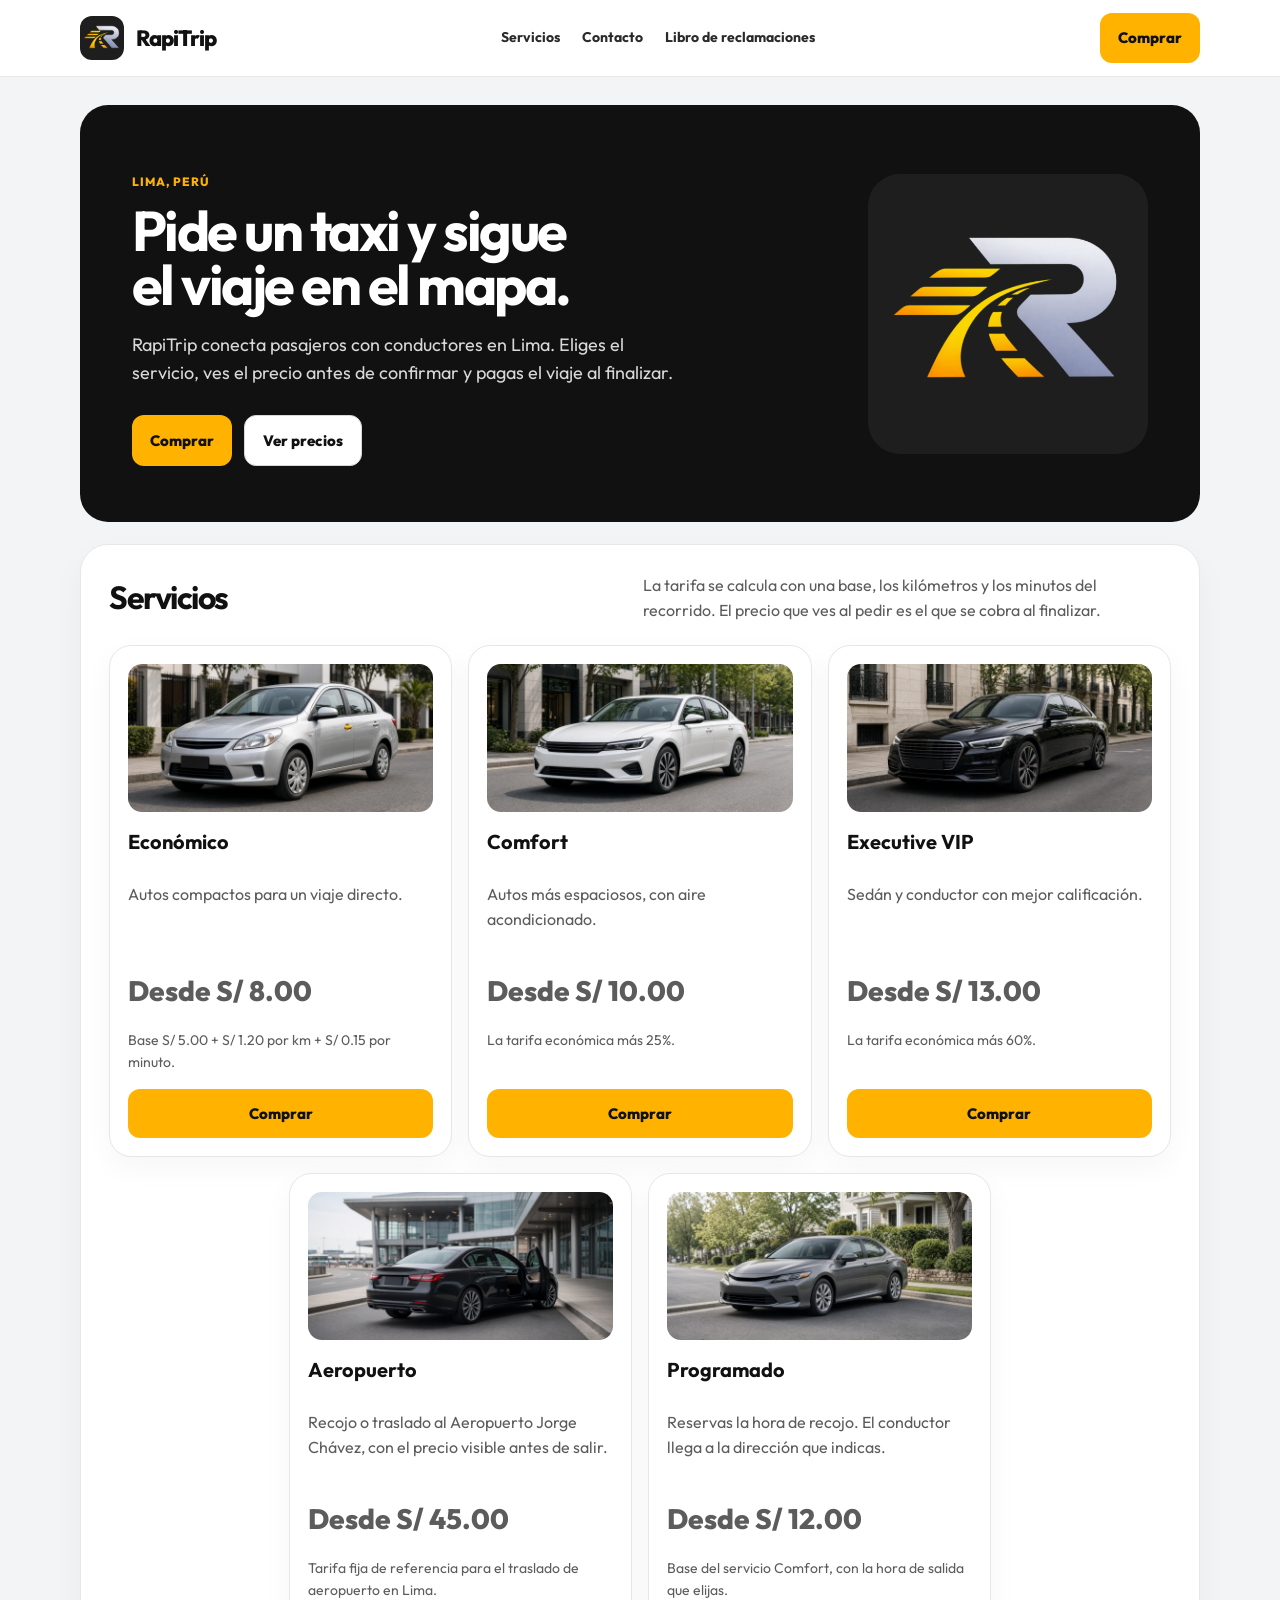
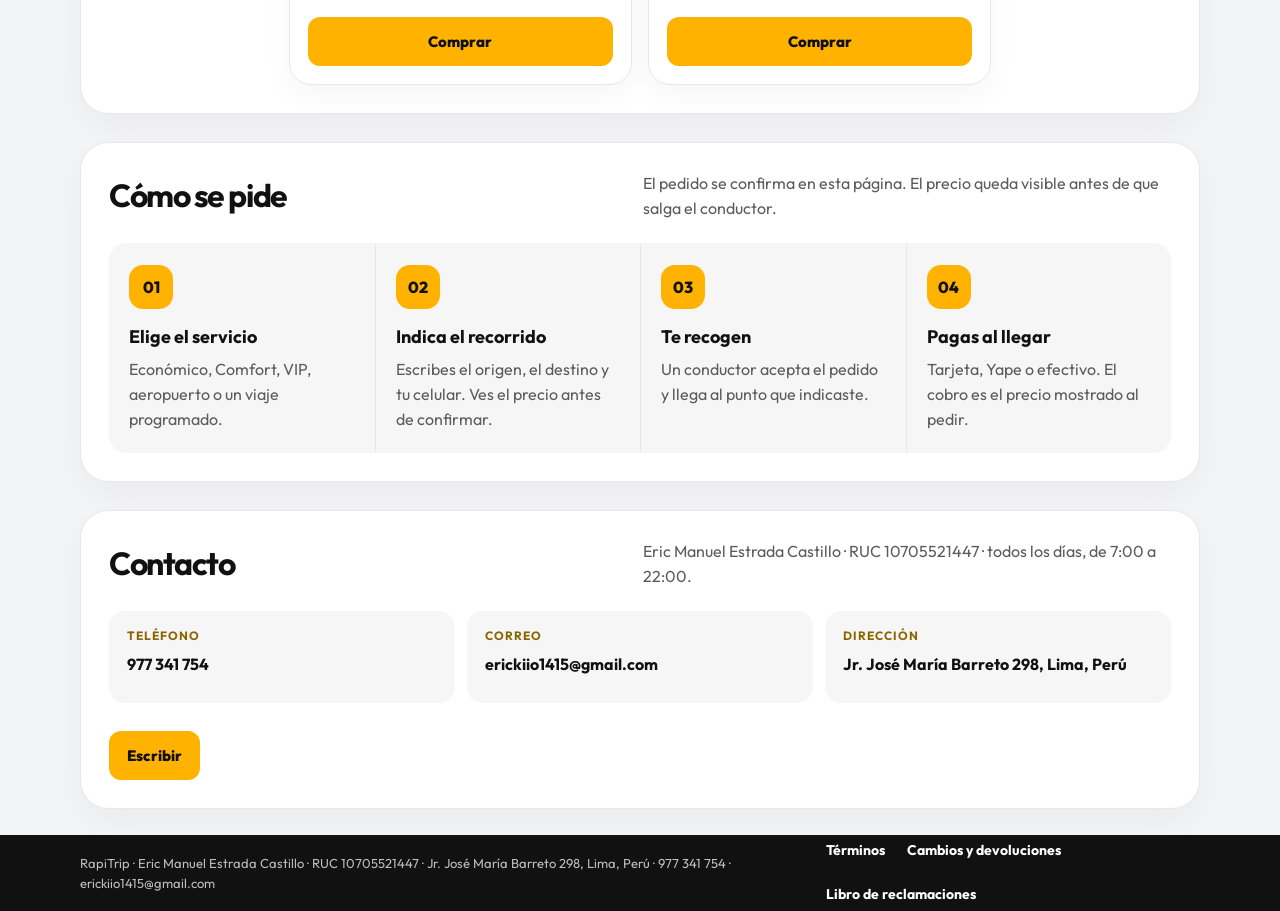
<file: index.html>
<!DOCTYPE html>
<html lang="es">
<head>
  <meta charset="utf-8">
  <meta name="viewport" content="width=device-width, initial-scale=1">
  <title>RapiTrip | Viajes en taxi por aplicativo</title>
  <link rel="icon" href="img/logo.png">
  <link rel="stylesheet" href="styles.css?v=6">
</head>
<body>
  <header class="barra">
    <div class="barra-inner">
      <a class="marca" href="index.html"><img class="logo" src="img/logo.png" alt="Logo de RapiTrip"> RapiTrip</a>
      <nav>
        <a href="index.html#servicios">Servicios</a>
        <a href="contacto.html">Contacto</a>
        <a href="reclamaciones.html">Libro de reclamaciones</a>
      </nav>
      <a class="btn" href="solicitar.html">Comprar</a>
    </div>
  </header>

  <section class="hero">
    <div class="wrap">
      <div class="hero-panel" style="background:#111111;color:#ffffff">
        <div>
          <p class="nota">Lima, Perú</p>
          <h1>Pide un taxi y sigue el viaje en el mapa.</h1>
          <p class="bajada">RapiTrip conecta pasajeros con conductores en Lima. Eliges el servicio, ves el precio antes de confirmar y pagas el viaje al finalizar.</p>
          <div class="fila">
            <a class="btn" href="solicitar.html">Comprar</a>
            <a class="btn linea" href="index.html#servicios">Ver precios</a>
          </div>
        </div>
        <img class="hero-logo" src="img/logo.png" alt="Logo de RapiTrip" width="280" height="280">
      </div>
    </div>
  </section>

  <section class="seccion" id="servicios">
    <div class="wrap">
      <div class="panel">
      <div class="panel-cabeza">
        <h2>Servicios</h2>
        <p>La tarifa se calcula con una base, los kilómetros y los minutos del recorrido. El precio que ves al pedir es el que se cobra al finalizar.</p>
      </div>
      <div class="grid">
        <article class="card">
          <img class="ilustracion" src="img/economico.jpg" alt="Auto del servicio Económico">
          <h3>Económico</h3>
          <p class="desc">Autos compactos para un viaje directo.</p>
          <p class="precio">Desde S/ 8.00</p>
          <p class="nota">Base S/ 5.00 + S/ 1.20 por km + S/ 0.15 por minuto.</p>
          <a class="btn" href="solicitar.html?servicio=Economico">Comprar</a>
        </article>
        <article class="card">
          <img class="ilustracion" src="img/comfort.jpg" alt="Auto del servicio Comfort">
          <h3>Comfort</h3>
          <p class="desc">Autos más espaciosos, con aire acondicionado.</p>
          <p class="precio">Desde S/ 10.00</p>
          <p class="nota">La tarifa económica más 25%.</p>
          <a class="btn" href="solicitar.html?servicio=Comfort">Comprar</a>
        </article>
        <article class="card">
          <img class="ilustracion" src="img/vip.jpg" alt="Auto del servicio Executive VIP">
          <h3>Executive VIP</h3>
          <p class="desc">Sedán y conductor con mejor calificación.</p>
          <p class="precio">Desde S/ 13.00</p>
          <p class="nota">La tarifa económica más 60%.</p>
          <a class="btn" href="solicitar.html?servicio=Executive%20VIP">Comprar</a>
        </article>
        <article class="card">
          <img class="ilustracion" src="img/aeropuerto.jpg" alt="Traslado al aeropuerto">
          <h3>Aeropuerto</h3>
          <p class="desc">Recojo o traslado al Aeropuerto Jorge Chávez, con el precio visible antes de salir.</p>
          <p class="precio">Desde S/ 45.00</p>
          <p class="nota">Tarifa fija de referencia para el traslado de aeropuerto en Lima.</p>
          <a class="btn" href="solicitar.html?servicio=Aeropuerto">Comprar</a>
        </article>
        <article class="card">
          <img class="ilustracion" src="img/programado.jpg" alt="Viaje reservado para una hora">
          <h3>Programado</h3>
          <p class="desc">Reservas la hora de recojo. El conductor llega a la dirección que indicas.</p>
          <p class="precio">Desde S/ 12.00</p>
          <p class="nota">Base del servicio Comfort, con la hora de salida que elijas.</p>
          <a class="btn" href="solicitar.html?servicio=Programado">Comprar</a>
        </article>
      </div>
      </div>
    </div>
  </section>

  <section class="seccion">
    <div class="wrap">
      <div class="panel">
        <div class="panel-cabeza">
          <h2>Cómo se pide</h2>
          <p>El pedido se confirma en esta página. El precio queda visible antes de que salga el conductor.</p>
        </div>
        <div class="pasos">
          <div class="paso">
            <span>01</span>
            <h3>Elige el servicio</h3>
            <p>Económico, Comfort, VIP, aeropuerto o un viaje programado.</p>
          </div>
          <div class="paso">
            <span>02</span>
            <h3>Indica el recorrido</h3>
            <p>Escribes el origen, el destino y tu celular. Ves el precio antes de confirmar.</p>
          </div>
          <div class="paso">
            <span>03</span>
            <h3>Te recogen</h3>
            <p>Un conductor acepta el pedido y llega al punto que indicaste.</p>
          </div>
          <div class="paso">
            <span>04</span>
            <h3>Pagas al llegar</h3>
            <p>Tarjeta, Yape o efectivo. El cobro es el precio mostrado al pedir.</p>
          </div>
        </div>
      </div>
    </div>
  </section>

  <section class="seccion">
    <div class="wrap">
      <div class="panel">
        <div class="panel-cabeza">
          <h2>Contacto</h2>
          <p>Eric Manuel Estrada Castillo · RUC 10705521447 · todos los días, de 7:00 a 22:00.</p>
        </div>
        <div class="fichas">
          <a class="ficha" href="tel:+51977341754"><span>Teléfono</span><strong>977 341 754</strong></a>
          <a class="ficha" href="mailto:erickiio1415@gmail.com"><span>Correo</span><strong>erickiio1415@gmail.com</strong></a>
          <div class="ficha"><span>Dirección</span><strong>Jr. José María Barreto 298, Lima, Perú</strong></div>
        </div>
        <div class="fila"><a class="btn" href="contacto.html">Escribir</a></div>
      </div>
    </div>
  </section>

  <footer class="pie">
    <div class="pie-inner">
      <p class="legal">RapiTrip · Eric Manuel Estrada Castillo · RUC 10705521447 · Jr. José María Barreto 298, Lima, Perú · 977 341 754 · erickiio1415@gmail.com</p>
      <nav>
        <a href="terminos.html">Términos</a>
        <a href="devoluciones.html">Cambios y devoluciones</a>
        <a href="reclamaciones.html">Libro de reclamaciones</a>
      </nav>
    </div>
  </footer>
</body>
</html>
</file>
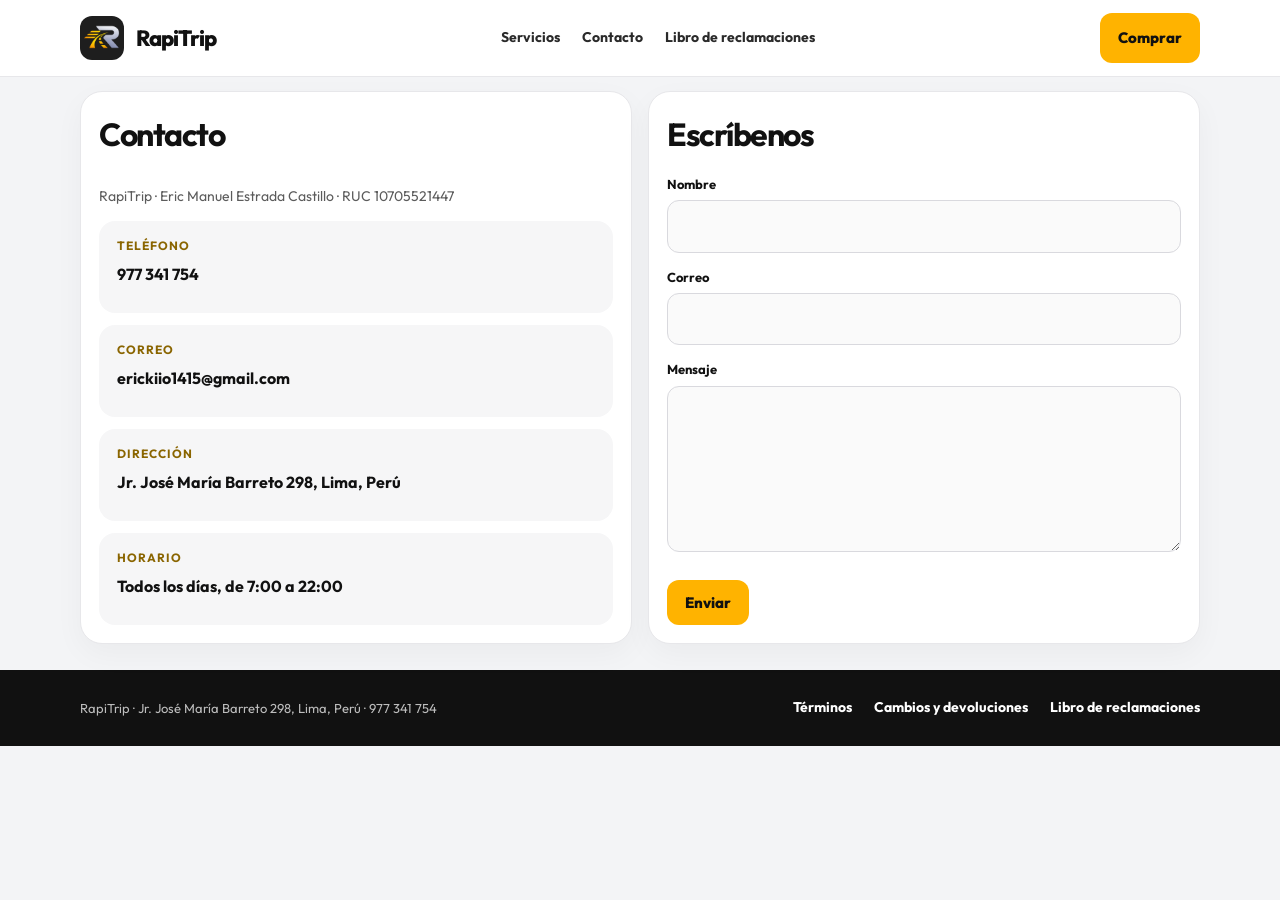
<file: contacto.html>
<!DOCTYPE html>
<html lang="es">
<head>
  <meta charset="utf-8">
  <meta name="viewport" content="width=device-width, initial-scale=1">
  <title>Contacto | RapiTrip</title>
  <link rel="icon" href="img/logo.png">
  <link rel="stylesheet" href="styles.css?v=6">
</head>
<body>
  <header class="barra">
    <div class="barra-inner">
      <a class="marca" href="index.html"><img class="logo" src="img/logo.png" alt="Logo de RapiTrip"> RapiTrip</a>
      <nav>
        <a href="index.html#servicios">Servicios</a>
        <a href="contacto.html">Contacto</a>
        <a href="reclamaciones.html">Libro de reclamaciones</a>
      </nav>
      <a class="btn" href="solicitar.html">Comprar</a>
    </div>
  </header>
  <main class="seccion">
    <div class="wrap datos">
      <div class="caja">
        <h1>Contacto</h1>
        <p class="nota">RapiTrip · Eric Manuel Estrada Castillo · RUC 10705521447</p>
        <div class="fichas" style="grid-template-columns:1fr">
          <a class="ficha" href="tel:+51977341754"><span>Teléfono</span><strong>977 341 754</strong></a>
          <a class="ficha" href="mailto:erickiio1415@gmail.com"><span>Correo</span><strong>erickiio1415@gmail.com</strong></a>
          <div class="ficha"><span>Dirección</span><strong>Jr. José María Barreto 298, Lima, Perú</strong></div>
          <div class="ficha"><span>Horario</span><strong>Todos los días, de 7:00 a 22:00</strong></div>
        </div>
      </div>
      <form id="mensaje">
        <h2>Escríbenos</h2>
        <label for="nombre">Nombre</label>
        <input id="nombre" required>
        <label for="correo">Correo</label>
        <input id="correo" type="email" required>
        <label for="texto">Mensaje</label>
        <textarea id="texto" required></textarea>
        <div class="fila"><button class="btn" type="submit">Enviar</button></div>
        <div class="aviso" id="aviso"></div>
      </form>
    </div>
  </main>
  <footer class="pie">
    <div class="pie-inner">
      <p class="legal">RapiTrip · Jr. José María Barreto 298, Lima, Perú · 977 341 754</p>
      <nav>
        <a href="terminos.html">Términos</a>
        <a href="devoluciones.html">Cambios y devoluciones</a>
        <a href="reclamaciones.html">Libro de reclamaciones</a>
      </nav>
    </div>
  </footer>
  <script>
    document.getElementById("mensaje").addEventListener("submit", function (e) {
      e.preventDefault();
      const aviso = document.getElementById("aviso");
      aviso.style.display = "block";
      aviso.textContent = "Mensaje recibido. Te respondemos al correo que indicaste, en el horario de 7:00 a 22:00.";
    });
  </script>
</body>
</html>
</file>
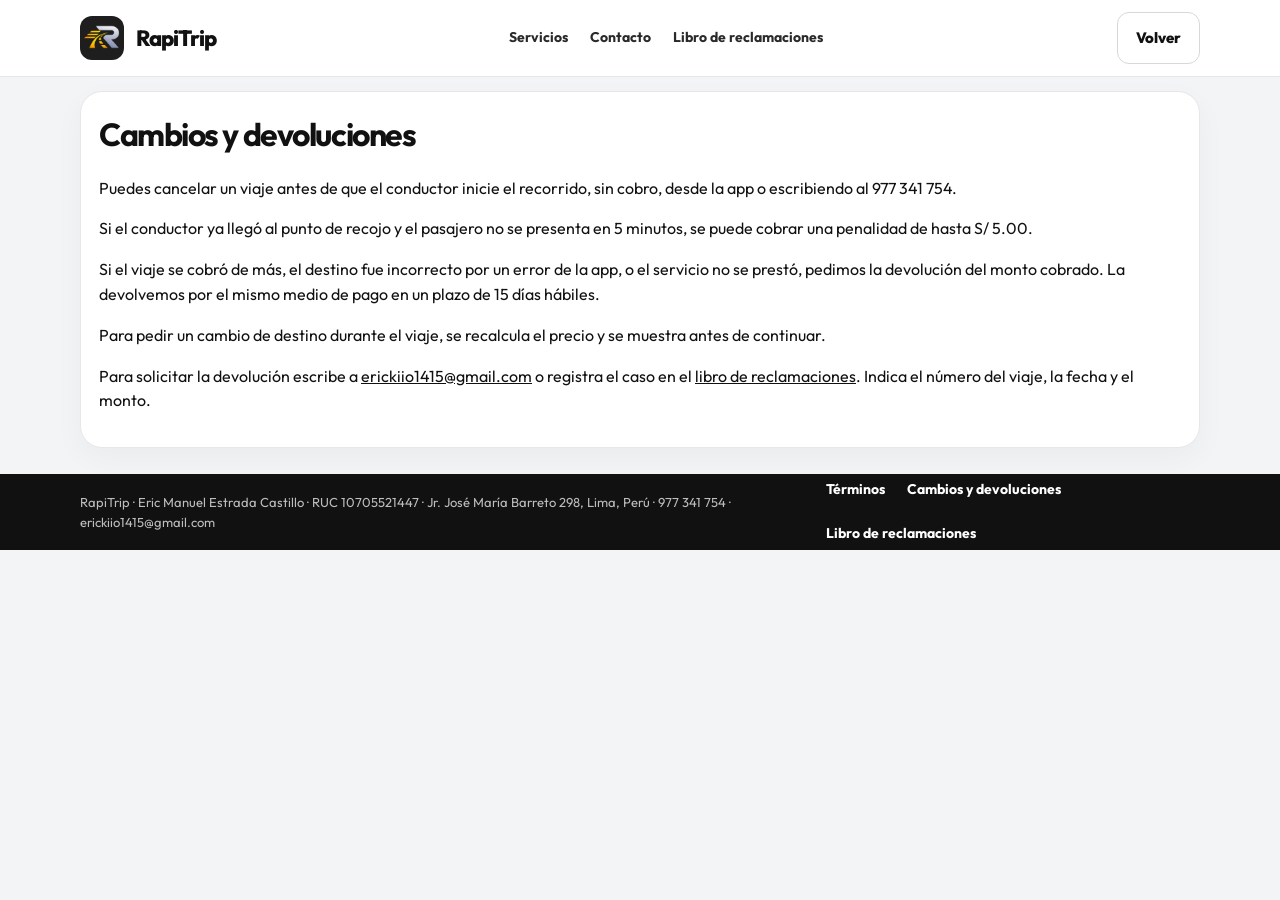
<file: devoluciones.html>
<!DOCTYPE html>
<html lang="es">
<head>
  <meta charset="utf-8">
  <meta name="viewport" content="width=device-width, initial-scale=1">
  <title>Cambios y devoluciones | RapiTrip</title>
  <link rel="icon" href="img/logo.png">
  <link rel="stylesheet" href="styles.css?v=6">
</head>
<body>
  <header class="barra">
    <div class="barra-inner">
      <a class="marca" href="index.html"><img class="logo" src="img/logo.png" alt="Logo de RapiTrip"> RapiTrip</a>
      <nav>
        <a href="index.html#servicios">Servicios</a>
        <a href="contacto.html">Contacto</a>
        <a href="reclamaciones.html">Libro de reclamaciones</a>
      </nav>
      <a class="btn linea" href="index.html">Volver</a>
    </div>
  </header>
  <main class="seccion">
    <div class="wrap caja">
      <h1>Cambios y devoluciones</h1>
      <p>Puedes cancelar un viaje antes de que el conductor inicie el recorrido, sin cobro, desde la app o escribiendo al 977 341 754.</p>
      <p>Si el conductor ya llegó al punto de recojo y el pasajero no se presenta en 5 minutos, se puede cobrar una penalidad de hasta S/ 5.00.</p>
      <p>Si el viaje se cobró de más, el destino fue incorrecto por un error de la app, o el servicio no se prestó, pedimos la devolución del monto cobrado. La devolvemos por el mismo medio de pago en un plazo de 15 días hábiles.</p>
      <p>Para pedir un cambio de destino durante el viaje, se recalcula el precio y se muestra antes de continuar.</p>
      <p>Para solicitar la devolución escribe a <a href="mailto:erickiio1415@gmail.com">erickiio1415@gmail.com</a> o registra el caso en el <a href="reclamaciones.html">libro de reclamaciones</a>. Indica el número del viaje, la fecha y el monto.</p>
    </div>
  </main>
  <footer class="pie">
    <div class="pie-inner">
      <p class="legal">RapiTrip · Eric Manuel Estrada Castillo · RUC 10705521447 · Jr. José María Barreto 298, Lima, Perú · 977 341 754 · erickiio1415@gmail.com</p>
      <nav>
        <a href="terminos.html">Términos</a>
        <a href="devoluciones.html">Cambios y devoluciones</a>
        <a href="reclamaciones.html">Libro de reclamaciones</a>
      </nav>
    </div>
  </footer>
</body>
</html>
</file>
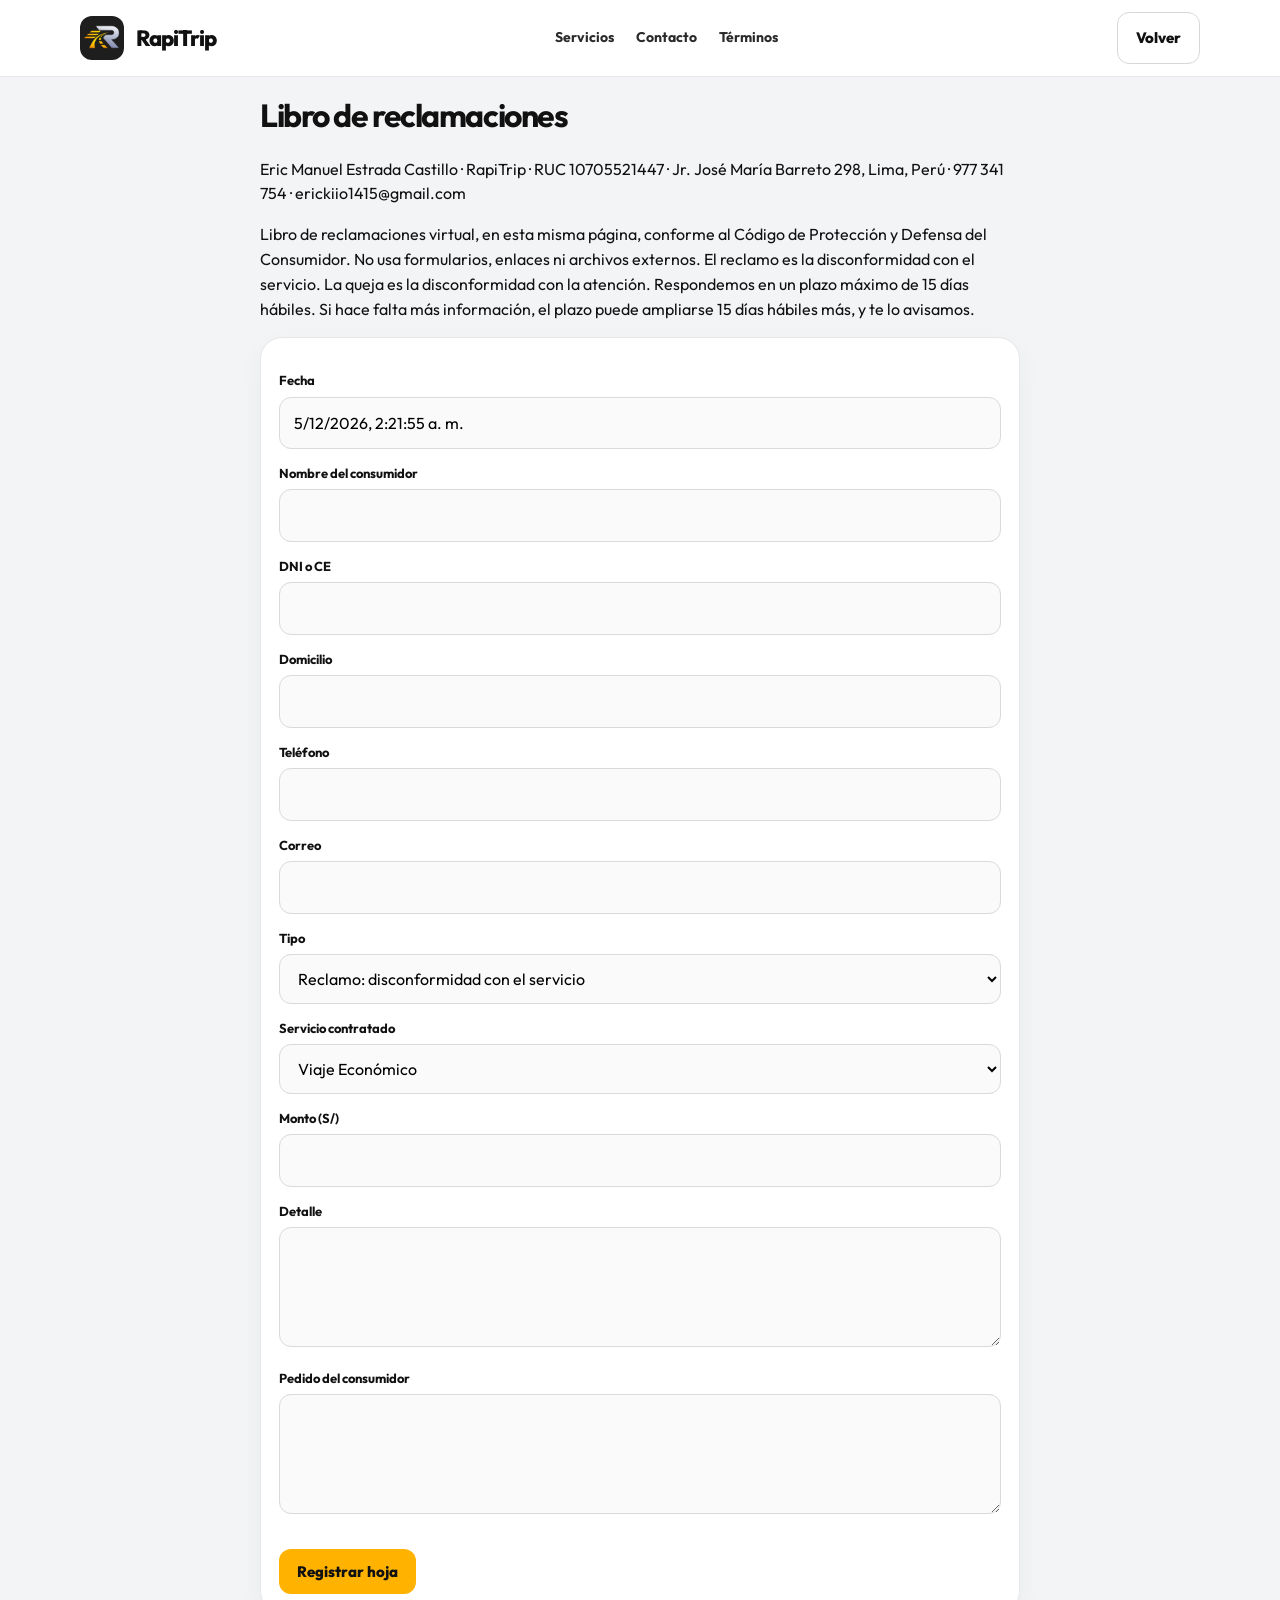
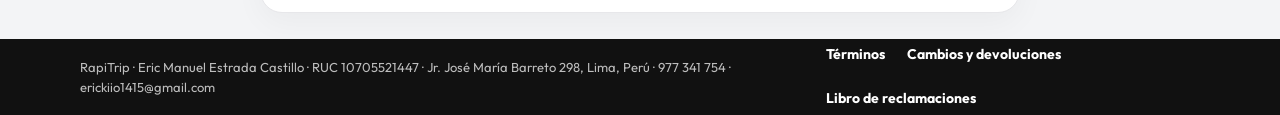
<file: reclamaciones.html>
<!DOCTYPE html>
<html lang="es">
<head>
  <meta charset="utf-8">
  <meta name="viewport" content="width=device-width, initial-scale=1">
  <title>Libro de reclamaciones | RapiTrip</title>
  <link rel="icon" href="img/logo.png">
  <link rel="stylesheet" href="styles.css?v=6">
</head>
<body>
  <header class="barra">
    <div class="barra-inner">
      <a class="marca" href="index.html"><img class="logo" src="img/logo.png" alt="Logo de RapiTrip"> RapiTrip</a>
      <nav>
        <a href="index.html#servicios">Servicios</a>
        <a href="contacto.html">Contacto</a>
        <a href="terminos.html">Términos</a>
      </nav>
      <a class="btn linea" href="index.html">Volver</a>
    </div>
  </header>
  <main class="seccion">
    <div class="wrap" style="max-width:760px">
      <h1>Libro de reclamaciones</h1>
      <p>Eric Manuel Estrada Castillo · RapiTrip · RUC 10705521447 · Jr. José María Barreto 298, Lima, Perú · 977 341 754 · erickiio1415@gmail.com</p>
      <p>Libro de reclamaciones virtual, en esta misma página, conforme al Código de Protección y Defensa del Consumidor. No usa formularios, enlaces ni archivos externos. El reclamo es la disconformidad con el servicio. La queja es la disconformidad con la atención. Respondemos en un plazo máximo de 15 días hábiles. Si hace falta más información, el plazo puede ampliarse 15 días hábiles más, y te lo avisamos.</p>
      <form id="libro">
        <label for="fecha">Fecha</label>
        <input id="fecha" readonly>
        <label for="nombre">Nombre del consumidor</label>
        <input id="nombre" required>
        <label for="dni">DNI o CE</label>
        <input id="dni" required>
        <label for="domicilio">Domicilio</label>
        <input id="domicilio" required>
        <label for="telefono">Teléfono</label>
        <input id="telefono" required>
        <label for="correo">Correo</label>
        <input id="correo" type="email" required>
        <label for="tipo">Tipo</label>
        <select id="tipo">
          <option>Reclamo: disconformidad con el servicio</option>
          <option>Queja: disconformidad con la atención</option>
        </select>
        <label for="bien">Servicio contratado</label>
        <select id="bien">
          <option>Viaje Económico</option>
          <option>Viaje Comfort</option>
          <option>Viaje Executive VIP</option>
          <option>Viaje Aeropuerto</option>
          <option>Viaje Programado</option>
        </select>
        <label for="monto">Monto (S/)</label>
        <input id="monto" inputmode="decimal">
        <label for="detalle">Detalle</label>
        <textarea id="detalle" required></textarea>
        <label for="pedido">Pedido del consumidor</label>
        <textarea id="pedido" required></textarea>
        <div class="fila"><button class="btn" type="submit">Registrar hoja</button></div>
        <div class="aviso" id="aviso"></div>
      </form>
    </div>
  </main>
  <footer class="pie">
    <div class="pie-inner">
      <p class="legal">RapiTrip · Eric Manuel Estrada Castillo · RUC 10705521447 · Jr. José María Barreto 298, Lima, Perú · 977 341 754 · erickiio1415@gmail.com</p>
      <nav>
        <a href="terminos.html">Términos</a>
        <a href="devoluciones.html">Cambios y devoluciones</a>
        <a href="reclamaciones.html">Libro de reclamaciones</a>
      </nav>
    </div>
  </footer>
  <script>
    const fecha = document.getElementById("fecha");
    fecha.value = new Date().toLocaleString("es-PE");
    document.getElementById("libro").addEventListener("submit", function (e) {
      e.preventDefault();
      const codigo = "LR-" + new Date().getFullYear() + "-" + Date.now().toString().slice(-5);
      const aviso = document.getElementById("aviso");
      aviso.style.display = "block";
      aviso.textContent = "Constancia " + codigo + ". Proveedor: Eric Manuel Estrada Castillo, RUC 10705521447, RapiTrip, Jr. José María Barreto 298, Lima. Consumidor: " + document.getElementById("nombre").value + ", " + document.getElementById("dni").value + ". " + document.getElementById("tipo").value.split(":")[0] + " por " + document.getElementById("bien").value + ". Fecha: " + fecha.value + ". Respuesta máxima: 15 días hábiles al correo " + document.getElementById("correo").value + ".";
    });
  </script>
</body>
</html>
</file>
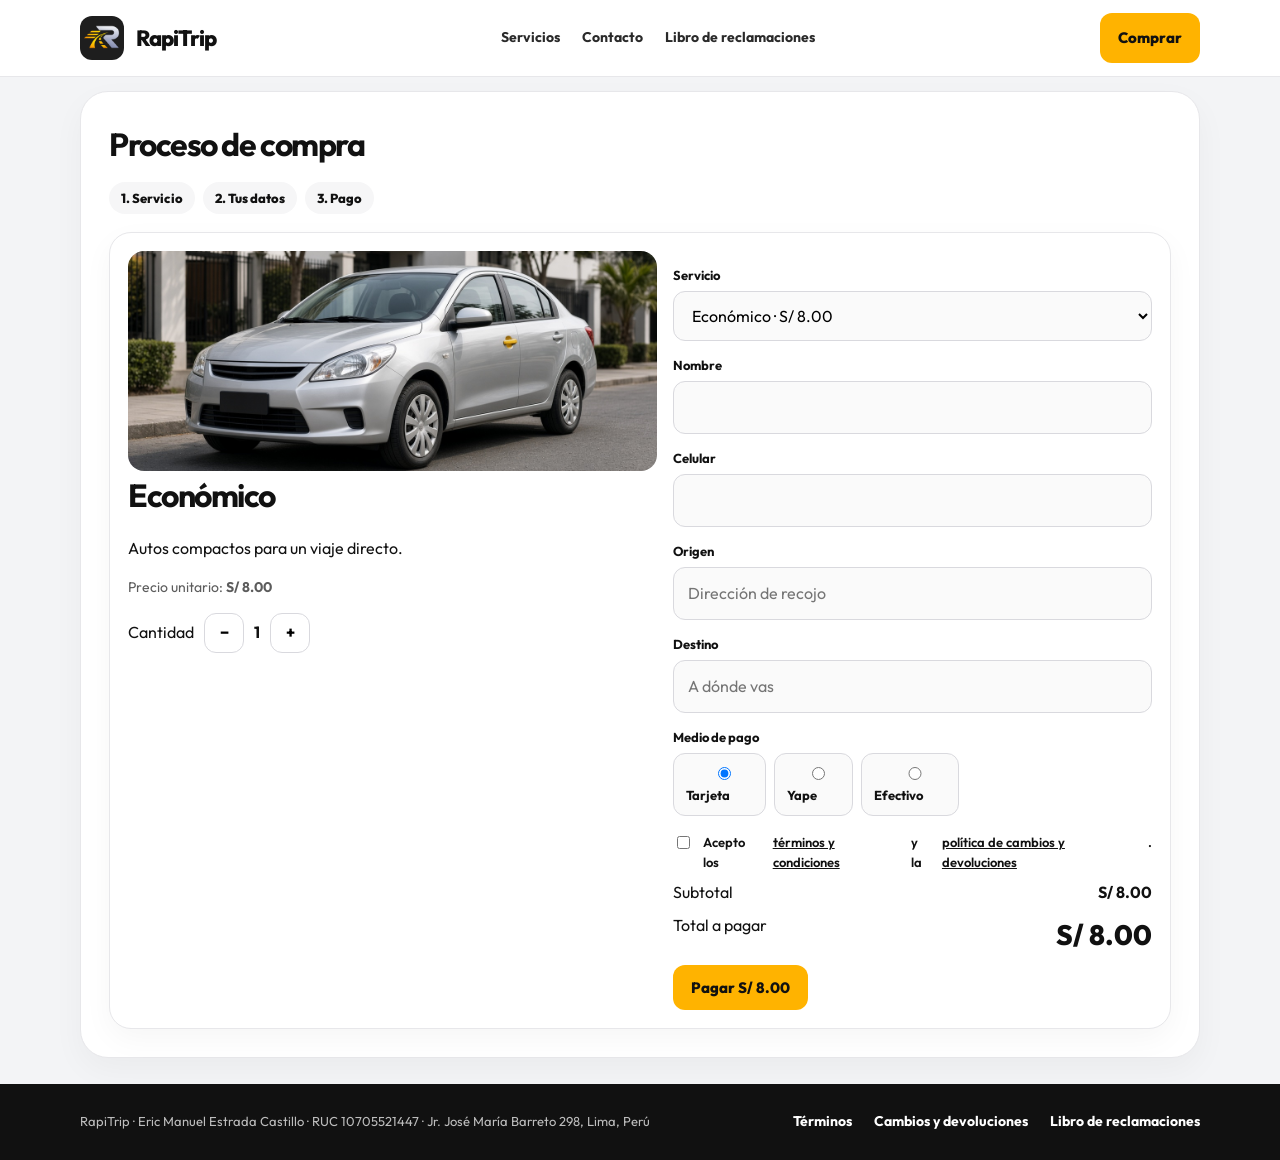
<file: solicitar.html>
<!DOCTYPE html>
<html lang="es">
<head>
  <meta charset="utf-8">
  <meta name="viewport" content="width=device-width, initial-scale=1">
  <title>Proceso de compra | RapiTrip</title>
  <link rel="icon" href="img/logo.png">
  <link rel="stylesheet" href="styles.css?v=6">
</head>
<body>
  <header class="barra">
    <div class="barra-inner">
      <a class="marca" href="index.html"><img class="logo" src="img/logo.png" alt="Logo de RapiTrip"> RapiTrip</a>
      <nav>
        <a href="index.html#servicios">Servicios</a>
        <a href="contacto.html">Contacto</a>
        <a href="reclamaciones.html">Libro de reclamaciones</a>
      </nav>
      <a class="btn" href="solicitar.html">Comprar</a>
    </div>
  </header>
  <main class="seccion">
    <div class="wrap">
      <div class="panel">
        <h1>Proceso de compra</h1>
        <div class="fases">
          <span>1. Servicio</span>
          <span>2. Tus datos</span>
          <span>3. Pago</span>
        </div>
        <form id="pedido" class="compra">
          <div>
            <img id="foto" src="img/economico.jpg" alt="Servicio elegido">
            <h2 id="nombre">Económico</h2>
            <p id="detalle">Autos compactos para un viaje directo.</p>
            <p class="nota">Precio unitario: <strong id="unitario">S/ 8.00</strong></p>
            <div class="cantidad">
              <span>Cantidad</span>
              <button type="button" id="menos">−</button>
              <strong id="cantidad">1</strong>
              <button type="button" id="mas">+</button>
            </div>
          </div>
          <div>
            <label for="servicio">Servicio</label>
            <select id="servicio" name="servicio"></select>
            <label for="cliente">Nombre</label>
            <input id="cliente" required>
            <label for="telefono">Celular</label>
            <input id="telefono" required inputmode="tel">
            <label for="origen">Origen</label>
            <input id="origen" required placeholder="Dirección de recojo">
            <label for="destino">Destino</label>
            <input id="destino" required placeholder="A dónde vas">
            <label>Medio de pago</label>
            <div class="opciones">
              <label><input type="radio" name="pago" value="Tarjeta" checked> Tarjeta</label>
              <label><input type="radio" name="pago" value="Yape"> Yape</label>
              <label><input type="radio" name="pago" value="Efectivo"> Efectivo</label>
            </div>
            <label class="acepto"><input id="acepto" type="checkbox" required> Acepto los <a href="terminos.html">términos y condiciones</a> y la <a href="devoluciones.html">política de cambios y devoluciones</a>.</label>
            <div class="linea-compra"><span>Subtotal</span><strong id="subtotal">S/ 8.00</strong></div>
            <div class="linea-compra"><span>Total a pagar</span><strong class="total" id="total">S/ 8.00</strong></div>
            <button class="btn" id="pagar" type="submit">Pagar S/ 8.00</button>
          </div>
        </form>
        <div class="aviso" id="aviso"></div>
      </div>
    </div>
  </main>
  <footer class="pie">
    <div class="pie-inner">
      <p class="legal">RapiTrip · Eric Manuel Estrada Castillo · RUC 10705521447 · Jr. José María Barreto 298, Lima, Perú</p>
      <nav>
        <a href="terminos.html">Términos</a>
        <a href="devoluciones.html">Cambios y devoluciones</a>
        <a href="reclamaciones.html">Libro de reclamaciones</a>
      </nav>
    </div>
  </footer>
  <script>
    const catalogo = [
      { id: "Economico", nombre: "Económico", precio: 8, foto: "img/economico.jpg", texto: "Autos compactos para un viaje directo." },
      { id: "Comfort", nombre: "Comfort", precio: 10, foto: "img/comfort.jpg", texto: "Autos más espaciosos, con aire acondicionado." },
      { id: "Executive VIP", nombre: "Executive VIP", precio: 13, foto: "img/vip.jpg", texto: "Sedán y conductor con mejor calificación." },
      { id: "Aeropuerto", nombre: "Aeropuerto", precio: 45, foto: "img/aeropuerto.jpg", texto: "Recojo o traslado al Aeropuerto Jorge Chávez." },
      { id: "Programado", nombre: "Programado", precio: 12, foto: "img/programado.jpg", texto: "Reservas la hora de recojo. El conductor llega a la dirección que indicas." }
    ];
    const lista = document.getElementById("servicio");
    catalogo.forEach(function (item) {
      const op = document.createElement("option");
      op.value = item.id;
      op.textContent = item.nombre + " · S/ " + item.precio.toFixed(2);
      lista.appendChild(op);
    });
    const pedido = new URLSearchParams(location.search).get("servicio");
    if (pedido && catalogo.some(function (item) { return item.id === pedido; })) lista.value = pedido;
    let cantidad = 1;
    function soles(n) { return "S/ " + n.toFixed(2); }
    function pintar() {
      const item = catalogo.find(function (s) { return s.id === lista.value; });
      const total = item.precio * cantidad;
      document.getElementById("foto").src = item.foto;
      document.getElementById("foto").alt = item.nombre;
      document.getElementById("nombre").textContent = item.nombre;
      document.getElementById("detalle").textContent = item.texto;
      document.getElementById("unitario").textContent = soles(item.precio);
      document.getElementById("cantidad").textContent = String(cantidad);
      document.getElementById("subtotal").textContent = soles(total);
      document.getElementById("total").textContent = soles(total);
      document.getElementById("pagar").textContent = "Pagar " + soles(total);
    }
    lista.addEventListener("change", pintar);
    document.getElementById("menos").addEventListener("click", function () { if (cantidad > 1) { cantidad -= 1; pintar(); } });
    document.getElementById("mas").addEventListener("click", function () { if (cantidad < 5) { cantidad += 1; pintar(); } });
    document.getElementById("pedido").addEventListener("submit", function (e) {
      e.preventDefault();
      const item = catalogo.find(function (s) { return s.id === lista.value; });
      const total = item.precio * cantidad;
      const pago = document.querySelector("input[name=pago]:checked").value;
      const codigo = "RT-" + Date.now().toString().slice(-6);
      const aviso = document.getElementById("aviso");
      aviso.style.display = "block";
      aviso.textContent = "Compra " + codigo + " confirmada. Servicio: " + item.nombre + ". Cantidad: " + cantidad + ". Precio unitario: " + soles(item.precio) + ". Total: " + soles(total) + ". Pago: " + pago + ". Pasajero: " + document.getElementById("cliente").value + ", " + document.getElementById("telefono").value + ". Recojo: " + document.getElementById("origen").value + ". Destino: " + document.getElementById("destino").value + ". Proveedor: Eric Manuel Estrada Castillo, RUC 10705521447, Jr. José María Barreto 298, Lima.";
    });
    pintar();
  </script>
</body>
</html>
</file>
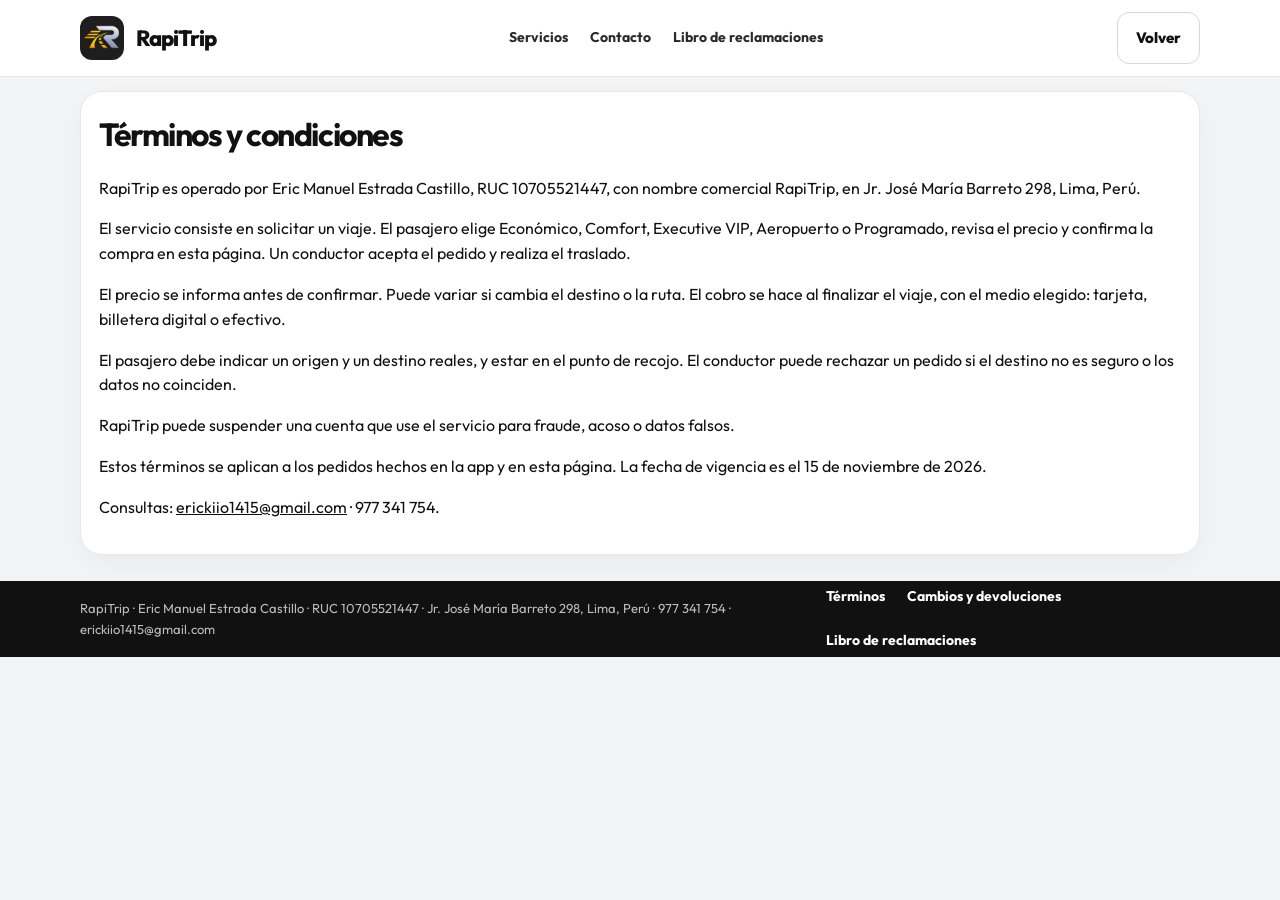
<file: terminos.html>
<!DOCTYPE html>
<html lang="es">
<head>
  <meta charset="utf-8">
  <meta name="viewport" content="width=device-width, initial-scale=1">
  <title>Términos y condiciones | RapiTrip</title>
  <link rel="icon" href="img/logo.png">
  <link rel="stylesheet" href="styles.css?v=6">
</head>
<body>
  <header class="barra">
    <div class="barra-inner">
      <a class="marca" href="index.html"><img class="logo" src="img/logo.png" alt="Logo de RapiTrip"> RapiTrip</a>
      <nav>
        <a href="index.html#servicios">Servicios</a>
        <a href="contacto.html">Contacto</a>
        <a href="reclamaciones.html">Libro de reclamaciones</a>
      </nav>
      <a class="btn linea" href="index.html">Volver</a>
    </div>
  </header>
  <main class="seccion">
    <div class="wrap caja">
      <h1>Términos y condiciones</h1>
      <p>RapiTrip es operado por Eric Manuel Estrada Castillo, RUC 10705521447, con nombre comercial RapiTrip, en Jr. José María Barreto 298, Lima, Perú.</p>
      <p>El servicio consiste en solicitar un viaje. El pasajero elige Económico, Comfort, Executive VIP, Aeropuerto o Programado, revisa el precio y confirma la compra en esta página. Un conductor acepta el pedido y realiza el traslado.</p>
      <p>El precio se informa antes de confirmar. Puede variar si cambia el destino o la ruta. El cobro se hace al finalizar el viaje, con el medio elegido: tarjeta, billetera digital o efectivo.</p>
      <p>El pasajero debe indicar un origen y un destino reales, y estar en el punto de recojo. El conductor puede rechazar un pedido si el destino no es seguro o los datos no coinciden.</p>
      <p>RapiTrip puede suspender una cuenta que use el servicio para fraude, acoso o datos falsos.</p>
      <p>Estos términos se aplican a los pedidos hechos en la app y en esta página. La fecha de vigencia es el 15 de noviembre de 2026.</p>
      <p>Consultas: <a href="mailto:erickiio1415@gmail.com">erickiio1415@gmail.com</a> · 977 341 754.</p>
    </div>
  </main>
  <footer class="pie">
    <div class="pie-inner">
      <p class="legal">RapiTrip · Eric Manuel Estrada Castillo · RUC 10705521447 · Jr. José María Barreto 298, Lima, Perú · 977 341 754 · erickiio1415@gmail.com</p>
      <nav>
        <a href="terminos.html">Términos</a>
        <a href="devoluciones.html">Cambios y devoluciones</a>
        <a href="reclamaciones.html">Libro de reclamaciones</a>
      </nav>
    </div>
  </footer>
</body>
</html>
</file>
<file: styles.css>
@import url("https://fonts.googleapis.com/css2?family=Outfit:wght@400;500;600;700;800&display=swap");

:root {
  --amarillo: #ffb300;
  --amarillo-suave: #fff6d8;
  --tinta: #111111;
  --suave: #5c5c5c;
  --fondo: #f3f4f6;
  --linea: #e7e7ea;
  --blanco: #ffffff;
}

* { box-sizing: border-box; }
html { scroll-behavior: smooth; }
body {
  margin: 0;
  font-family: Outfit, "Segoe UI", Helvetica, Arial, sans-serif;
  color: var(--tinta);
  background: var(--fondo);
  line-height: 1.55;
}
a { color: inherit; }
img { max-width: 100%; display: block; }

.barra {
  background: rgba(255, 255, 255, 0.94);
  border-bottom: 1px solid var(--linea);
  position: sticky;
  top: 0;
  z-index: 4;
  backdrop-filter: blur(12px);
}
.barra-inner, .wrap, .pie-inner {
  width: min(1120px, calc(100% - 40px));
  margin: 0 auto;
}
.barra-inner, .pie-inner {
  display: flex;
  align-items: center;
  justify-content: space-between;
  gap: 20px;
  min-height: 76px;
}
.marca {
  display: flex;
  align-items: center;
  gap: 12px;
  text-decoration: none;
  font-weight: 800;
  letter-spacing: -0.04em;
  font-size: 22px;
}
.logo {
  width: 44px;
  height: 44px;
  border-radius: 12px;
  object-fit: cover;
  background: #111;
}
nav { display: flex; gap: 22px; flex-wrap: wrap; align-items: center; }
nav a { text-decoration: none; font-size: 14px; font-weight: 700; color: #2a2a2a; }
nav a:hover { color: #000; }

.btn {
  display: inline-flex;
  align-items: center;
  justify-content: center;
  background: var(--amarillo);
  color: var(--tinta);
  text-decoration: none;
  font-weight: 800;
  border: 0;
  border-radius: 12px;
  padding: 13px 18px;
  cursor: pointer;
  font-family: inherit;
  font-size: 15px;
}
.btn:hover { filter: brightness(0.96); }
.btn.negro { background: var(--tinta); color: var(--blanco); }
.btn.linea { background: var(--blanco); border: 1px solid #d7d7dc; }

.hero { padding: 28px 0 8px; }
.hero-panel {
  background: #111111;
  color: #ffffff;
  border-radius: 28px;
  padding: 56px 52px;
  display: grid;
  grid-template-columns: minmax(0, 1.4fr) minmax(220px, 0.7fr);
  gap: 32px;
  align-items: center;
  forced-color-adjust: none;
}
.hero h1, .seccion h1, .seccion h2 { letter-spacing: -0.045em; margin: 0 0 12px; }
.hero h1 { font-size: 56px; line-height: 0.98; max-width: 12ch; }
.hero .bajada { color: #d8d8d8; font-size: 18px; max-width: 46ch; }
.hero .nota { color: var(--amarillo); font-weight: 800; letter-spacing: 0.08em; text-transform: uppercase; font-size: 12px; }
.hero-logo {
  width: min(280px, 100%);
  margin-left: auto;
  border-radius: 32px;
  background: #111;
}
.fila { display: flex; gap: 12px; flex-wrap: wrap; margin-top: 28px; }
.nota { color: var(--suave); font-size: 14px; }

.seccion { padding: 14px 0; }
.seccion h2 { font-size: 32px; margin: 0; }
.intro { max-width: 62ch; color: var(--suave); margin-top: 0; }
.panel {
  background: var(--blanco);
  border: 1px solid var(--linea);
  border-radius: 28px;
  padding: 28px;
  box-shadow: 0 12px 32px rgba(17, 17, 17, 0.04);
}
.panel-cabeza {
  display: flex;
  justify-content: space-between;
  align-items: flex-end;
  gap: 28px;
  margin-bottom: 22px;
}
.panel-cabeza p { margin: 0; max-width: 48ch; color: var(--suave); }

.pasos {
  display: grid;
  grid-template-columns: repeat(4, 1fr);
  gap: 0;
  margin: 0;
  background: #f6f6f7;
  border-radius: 18px;
  overflow: hidden;
}
.paso {
  background: transparent;
  border: 0;
  border-radius: 0;
  box-shadow: none;
  padding: 22px 20px;
}
.paso + .paso { border-left: 1px solid var(--linea); }
.paso span {
  display: inline-flex;
  width: 44px;
  height: 44px;
  align-items: center;
  justify-content: center;
  border-radius: 14px;
  background: var(--amarillo);
  color: var(--tinta);
  font-weight: 800;
}
.paso h3 { margin: 14px 0 6px; font-size: 18px; }
.paso p { margin: 0; color: var(--suave); }

.grid { display: grid; grid-template-columns: repeat(6, 1fr); gap: 16px; }
.grid .card { grid-column: span 2; }
.grid .card:nth-child(4) { grid-column: 2 / span 2; }
.grid .card:nth-child(5) { grid-column: 4 / span 2; }
.fichas { display: grid; grid-template-columns: repeat(3, 1fr); gap: 12px; }
.ficha {
  display: block;
  background: #f6f6f7;
  border-radius: 16px;
  padding: 16px 18px;
  text-decoration: none;
  min-height: 92px;
}
.ficha span {
  display: block;
  font-size: 12px;
  font-weight: 700;
  letter-spacing: 0.08em;
  text-transform: uppercase;
  color: #8a6500;
}
.ficha strong { display: block; margin-top: 8px; font-size: 16px; line-height: 1.35; }
.datos { align-items: stretch; }
.datos .caja, .datos form { display: flex; flex-direction: column; }
.datos form textarea { flex: 1; min-height: 160px; }
.datos form .btn { align-self: flex-start; }
.compra { display: grid; grid-template-columns: 1.05fr 0.95fr; gap: 16px; align-items: start; }
.compra img { width: 100%; height: 220px; object-fit: cover; border-radius: 16px; }
.linea-compra { display: flex; justify-content: space-between; gap: 12px; margin: 8px 0; }
.total { font-size: 28px; font-weight: 800; }
.fases { display: flex; gap: 8px; flex-wrap: wrap; margin: 0 0 18px; }
.fases span { background: #f6f6f7; border-radius: 999px; padding: 6px 12px; font-size: 13px; font-weight: 800; }
.opciones { display: flex; gap: 8px; flex-wrap: wrap; }
.opciones label { margin: 0; font-weight: 700; background: #fafafa; border: 1px solid #d9d9de; border-radius: 12px; padding: 10px 12px; }
.cantidad { display: flex; align-items: center; gap: 10px; }
.cantidad button { width: 40px; height: 40px; border-radius: 12px; border: 1px solid #d9d9de; background: #fff; font: inherit; font-weight: 800; cursor: pointer; }
.acepto { display: flex; gap: 10px; align-items: flex-start; font-weight: 600; margin-top: 16px; }
.acepto input { width: auto; margin-top: 4px; }
.acepto a { text-decoration: underline; }
.card, .caja, form {
  background: var(--blanco);
  border: 1px solid var(--linea);
  border-radius: 22px;
  padding: 18px;
  box-shadow: 0 10px 30px rgba(17, 17, 17, 0.04);
}
.card {
  display: flex;
  flex-direction: column;
  height: 100%;
}
.card h3 { margin: 14px 0 6px; font-size: 20px; min-height: 2.5em; }
.card p { color: var(--suave); }
.card .desc { min-height: 4.8em; margin: 0; }
.card .nota { min-height: 3.2em; }
.card .btn { margin-top: auto; }
.precio { font-size: 28px; font-weight: 800; margin: 10px 0 4px; color: var(--tinta); }
.ilustracion {
  width: 100%;
  height: 148px;
  object-fit: cover;
  border-radius: 14px;
  background: var(--amarillo-suave);
}
.card .btn { width: 100%; margin-top: auto; }
.datos { display: grid; grid-template-columns: 1fr 1fr; gap: 16px; }
.caja h2, form h2 { margin-top: 0; }
label { display: block; font-size: 13px; font-weight: 700; margin: 14px 0 6px; }
input, select, textarea {
  width: 100%;
  border: 1px solid #d9d9de;
  border-radius: 12px;
  padding: 13px 14px;
  font: inherit;
  background: #fafafa;
}
input:focus, select:focus, textarea:focus {
  outline: 2px solid var(--amarillo);
  border-color: transparent;
  background: #fff;
}
textarea { min-height: 120px; resize: vertical; }
.aviso {
  display: none;
  margin-top: 16px;
  background: var(--amarillo-suave);
  border-radius: 14px;
  padding: 14px;
}
.pie {
  background: #111;
  color: #f3f3f3;
  margin-top: 12px;
}
.pie a { text-decoration: none; font-weight: 700; color: #fff; }
.pie a:hover { color: var(--amarillo); }
.legal { font-size: 13px; color: #bdbdbd; }

@media (max-width: 980px) {
  .grid { grid-template-columns: 1fr 1fr; }
  .grid .card, .grid .card:nth-child(4), .grid .card:nth-child(5) { grid-column: auto; }
  .pasos { grid-template-columns: 1fr 1fr; }
  .paso:nth-child(3) { border-left: 0; }
  .panel-cabeza { flex-direction: column; align-items: flex-start; }
  .fichas { grid-template-columns: 1fr; }
}
@media (max-width: 860px) {
  .hero-panel { grid-template-columns: 1fr; padding: 32px 22px; }
  .hero h1 { font-size: 40px; }
  .hero-logo { margin: 8px auto 0; width: 180px; }
  .pasos, .datos, .grid, .compra { grid-template-columns: 1fr; }
  .paso + .paso { border-left: 0; border-top: 1px solid var(--linea); }
  .barra-inner { flex-wrap: wrap; padding: 12px 0; }
}
</file>
